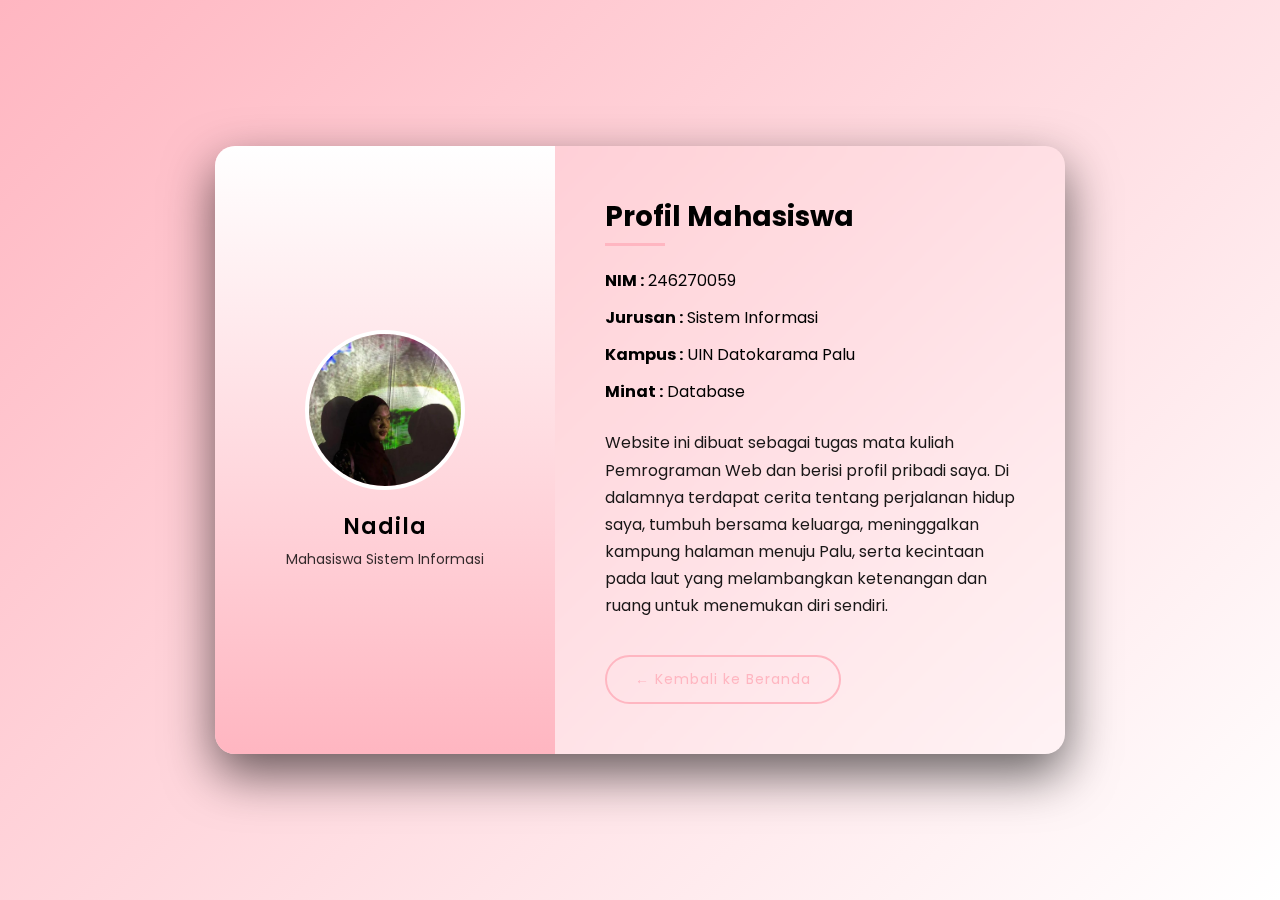
<file: profil1.html>
<!DOCTYPE html>
<html lang="id">
<head>
  <meta charset="UTF-8">
  <title>Profil | Nadila</title>

  <!-- Google Font -->
  <link href="https://fonts.googleapis.com/css2?family=Poppins:wght@300;400;600;700&display=swap" rel="stylesheet">

  <style>
    * {
      margin: 0;
      padding: 0;
      box-sizing: border-box;
      font-family: 'Poppins', sans-serif;
    }

    body {
      min-height: 100vh;
      background: linear-gradient(135deg, #FFB6C1, white);
      display: flex;
      align-items: center;
      justify-content: center;
      color:  black;
    }

    .card {
      width: 850px;
      background: rgba(255, 255, 255, 0.05);
      border-radius: 20px;
      display: flex;
      overflow: hidden;
      box-shadow: 0 20px 50px rgba(0,0,0,0.6);
      backdrop-filter: blur(10px);
    }

    .left {
      width: 40%;
      background: linear-gradient(180deg, white, #FFB6C1);
      display: flex;
      align-items: center;
      justify-content: center;
      flex-direction: column;
      padding: 40px;
    }

    .left img {
      width: 160px;
      height: 160px;
      object-fit: cover;
      border-radius: 50%;
      border: 4px solid #fff;
      margin-bottom: 20px;
    }

    .left h1 {
      font-size: 22px;
      font-weight: 600;
      letter-spacing: 1px;
    }

    .left span {
      font-size: 14px;
      opacity: 0.8;
      margin-top: 6px;
    }

    .right {
      width: 60%;
      padding: 50px;
    }

    .right h2 {
      font-size: 28px;
      margin-bottom: 10px;
      position: relative;
    }

    .right h2::after {
      content: '';
      width: 60px;
      height: 3px;
      background: #FFB6C1;
      position: absolute;
      left: 0;
      bottom: -8px;
    }

    .info {
      margin-top: 30px;
    }

    .info p {
      margin: 12px 0;
      font-size: 16px;
    }

    .about {
      margin-top: 25px;
      line-height: 1.7;
      opacity: 0.9;
    }

    .btn {
      display: inline-block;
      margin-top: 35px;
      padding: 12px 28px;
      border: 2px solid #FFB6C1;
      color: #FFB6C1;
      text-decoration: none;
      border-radius: 30px;
      transition: 0.3s;
      font-size: 14px;
      letter-spacing: 1px;
    }

    .btn:hover {
      background: #FFB6C1;
      color:   #FF69B4;
    }

    @media (max-width: 768px) {
      .card {
        flex-direction: column;
      }
      .left, .right {
        width: 100%;
        text-align: center;
      }
      .right h2::after {
        left: 50%;
        transform: translateX(-50%);
      }
    }
  </style>
</head>

<body>

  <div class="card">
    <!-- LEFT -->
    <div class="left">
      <img src="nadila 1.jpeg" alt="Nadila">
      <h1>Nadila</h1>
      <span>Mahasiswa Sistem Informasi</span>
    </div>

    <!-- RIGHT -->
    <div class="right">
      <h2>Profil Mahasiswa</h2>

      <div class="info">
        <p><strong>NIM :</strong> 246270059 </p>
        <p><strong>Jurusan :</strong> Sistem Informasi</p>
        <p><strong>Kampus :</strong> UIN Datokarama Palu</p>
        <p><strong>Minat :</strong>  Database</p>
      </div>

      <p class="about">
        Website ini dibuat sebagai tugas mata kuliah Pemrograman Web dan berisi profil pribadi saya. Di dalamnya terdapat cerita tentang perjalanan hidup saya, tumbuh bersama keluarga, meninggalkan kampung halaman menuju Palu, serta kecintaan pada laut yang melambangkan ketenangan dan ruang untuk menemukan diri sendiri.
      </p>

      <a href="index.html" class="btn">← Kembali ke Beranda</a>
    </div>
  </div>

</body>
</html>
</file>
